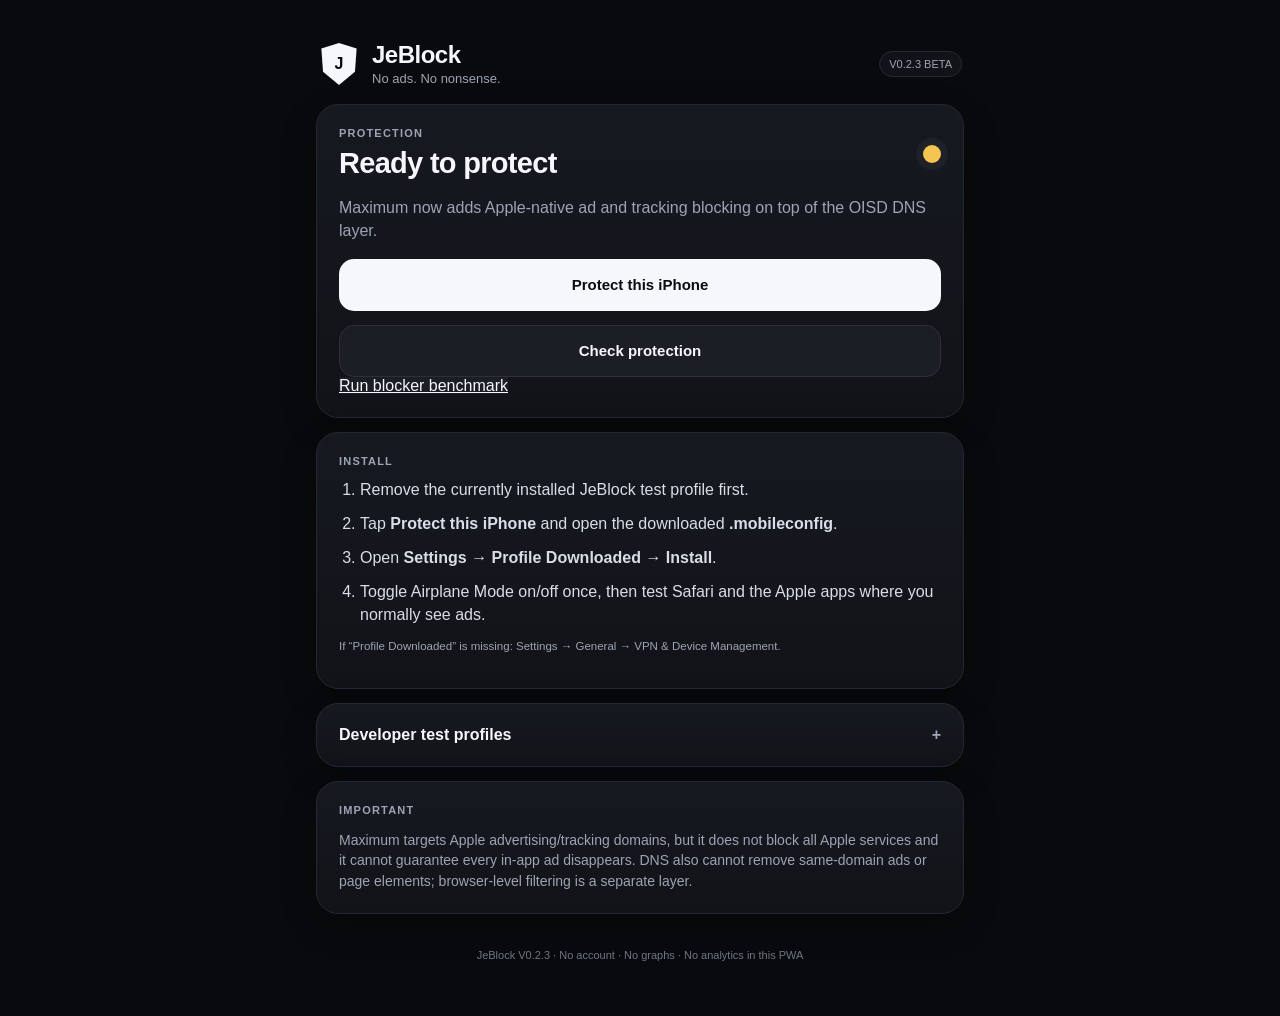
<file: index.html>
<!doctype html>
<html lang="en">
<head>
  <meta charset="utf-8">
  <meta name="viewport" content="width=device-width,initial-scale=1,viewport-fit=cover">
  <meta name="theme-color" content="#0b0c0f">
  <meta name="apple-mobile-web-app-capable" content="yes">
  <meta name="apple-mobile-web-app-status-bar-style" content="black-translucent">
  <meta name="apple-mobile-web-app-title" content="JeBlock">
  <meta name="description" content="Simple system-wide DNS ad and tracker blocking for iPhone.">
  <link rel="manifest" href="manifest.webmanifest">
  <link rel="apple-touch-icon" href="icon-192.png">
  <link rel="stylesheet" href="styles.css">
  <title>JeBlock</title>
</head>
<body>
  <main class="shell">
    <header class="topbar">
      <div class="brand">
        <div class="shield" aria-hidden="true">J</div>
        <div><h1>JeBlock</h1><p>No ads. No nonsense.</p></div>
      </div>
      <span class="badge">V0.2.3 BETA</span>
    </header>

    <section class="hero card">
      <div class="status-row">
        <div><span class="eyebrow">PROTECTION</span><h2 id="statusTitle">Ready to protect</h2></div>
        <div id="statusDot" class="status-dot unknown" aria-hidden="true"></div>
      </div>
      <p id="statusText" class="muted">Maximum now adds Apple-native ad and tracking blocking on top of the OISD DNS layer.</p>
      <button id="installBtn" class="primary full">Protect this iPhone</button>
      <button id="testBtn" class="secondary full">Check protection</button>
      <a class="secondary full linkbtn" href="https://d3ward.github.io/toolz/adblock.html" target="_blank" rel="noopener">Run blocker benchmark</a>
      <div id="testResult" class="result hidden" role="status"></div>
    </section>

    <section class="card steps">
      <span class="eyebrow">INSTALL</span>
      <ol>
        <li>Remove the currently installed JeBlock test profile first.</li>
        <li>Tap <b>Protect this iPhone</b> and open the downloaded <b>.mobileconfig</b>.</li>
        <li>Open <b>Settings → Profile Downloaded → Install</b>.</li>
        <li>Toggle Airplane Mode on/off once, then test Safari and the Apple apps where you normally see ads.</li>
      </ol>
      <p class="tiny">If “Profile Downloaded” is missing: Settings → General → VPN &amp; Device Management.</p>
    </section>

    <details class="card advanced">
      <summary>Developer test profiles</summary>
      <p class="muted compact">Only use one DNS profile at a time. If Maximum causes a problem or scores worse, use the previous OISD-only profile so we can compare on the same iPhone.</p>
      <button id="oisdBtn" class="secondary full">Test previous OISD-only profile</button>
      <button id="compatBtn" class="secondary full">Test AdGuard profile</button>
      <button id="proPlusBtn" class="secondary full">Test HaGeZi Pro++ profile</button>
      <button id="offProfileBtn" class="secondary full">Install unfiltered DNS</button>
      <p class="tiny">Remove the currently installed JeBlock profile before switching profiles.</p>
    </details>

    <section class="card note">
      <span class="eyebrow">IMPORTANT</span>
      <p class="muted compact">Maximum targets Apple advertising/tracking domains, but it does not block all Apple services and it cannot guarantee every in-app ad disappears. DNS also cannot remove same-domain ads or page elements; browser-level filtering is a separate layer.</p>
    </section>

    <footer><p>JeBlock V0.2.3 · No account · No graphs · No analytics in this PWA</p></footer>
  </main>
  <script src="app.js"></script>
</body>
</html>
</file>
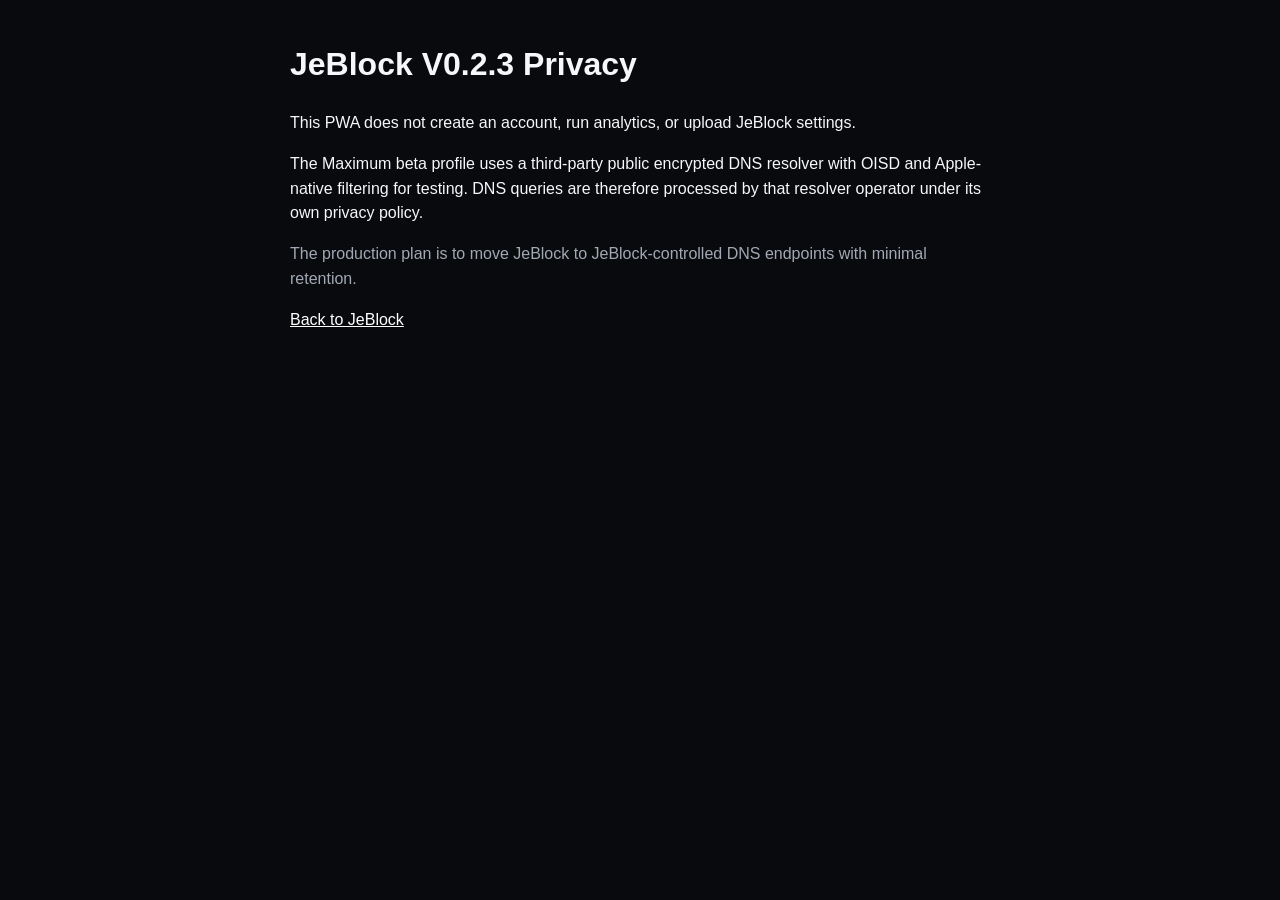
<file: privacy.html>
<!doctype html><html lang="en"><head><meta charset="utf-8"><meta name="viewport" content="width=device-width,initial-scale=1"><title>JeBlock Privacy</title><style>body{font-family:-apple-system,BlinkMacSystemFont,sans-serif;max-width:700px;margin:40px auto;padding:0 18px;line-height:1.55;background:#090a0d;color:#f5f7fb}a{color:#fff}.muted{color:#a2a8b4}</style></head><body><h1>JeBlock V0.2.3 Privacy</h1><p>This PWA does not create an account, run analytics, or upload JeBlock settings.</p><p>The Maximum beta profile uses a third-party public encrypted DNS resolver with OISD and Apple-native filtering for testing. DNS queries are therefore processed by that resolver operator under its own privacy policy.</p><p class="muted">The production plan is to move JeBlock to JeBlock-controlled DNS endpoints with minimal retention.</p><p><a href="./">Back to JeBlock</a></p></body></html>
</file>
<file: styles.css>
:root{color-scheme:dark;--bg:#090a0d;--card:#111318;--card2:#161920;--text:#f5f7fb;--muted:#9da4b3;--line:#242833;--accent:#f5f7fb;--good:#57d78b;--bad:#ff6b6b;--warn:#f5c451}*{box-sizing:border-box;-webkit-tap-highlight-color:transparent}html,body{margin:0;min-height:100%;background:var(--bg);color:var(--text);font-family:-apple-system,BlinkMacSystemFont,"SF Pro Display","Segoe UI",sans-serif}body{padding:env(safe-area-inset-top) 0 env(safe-area-inset-bottom)}.shell{width:min(680px,100%);margin:0 auto;padding:20px 16px 44px}.topbar{display:flex;align-items:center;justify-content:space-between;padding:8px 2px 18px}.brand{display:flex;gap:12px;align-items:center}.brand h1{font-size:24px;line-height:1.05;margin:0;letter-spacing:-.5px}.brand p{margin:4px 0 0;color:var(--muted);font-size:13px}.shield{width:42px;height:42px;display:grid;place-items:center;background:var(--text);color:var(--bg);font-weight:900;border-radius:13px 13px 16px 16px;clip-path:polygon(50% 0,92% 13%,88% 68%,50% 100%,12% 68%,8% 13%)}.badge{font-size:11px;border:1px solid var(--line);border-radius:999px;padding:6px 9px;color:var(--muted);background:var(--card)}.card{background:linear-gradient(180deg,var(--card2),var(--card));border:1px solid var(--line);border-radius:22px;padding:18px;margin-bottom:14px;box-shadow:0 12px 35px rgba(0,0,0,.22)}.hero{padding:22px}.status-row{display:flex;align-items:center;justify-content:space-between;gap:16px}.eyebrow{display:block;font-size:11px;font-weight:800;letter-spacing:1.2px;color:var(--muted);margin-bottom:8px}h2{margin:0;font-size:29px;letter-spacing:-.7px}.muted{color:var(--muted);line-height:1.45}.compact{margin-bottom:0;font-size:14px}.status-dot{width:18px;height:18px;border-radius:50%;box-shadow:0 0 0 7px rgba(255,255,255,.04)}.status-dot.unknown{background:var(--warn)}.status-dot.good{background:var(--good)}.status-dot.bad{background:var(--bad)}button{min-height:52px;border-radius:15px;border:1px solid transparent;padding:0 16px;font-weight:780;font-size:15px;cursor:pointer;display:flex;align-items:center;justify-content:center}.full{width:100%;margin-top:14px}.primary{background:var(--accent);color:#0b0c0f}.secondary{background:#1b1e25;border-color:#2b303b;color:var(--text)}button:disabled{opacity:.65;cursor:default}.result{margin-top:12px;padding:12px 14px;border-radius:14px;background:#0d0f13;border:1px solid var(--line);font-size:14px}.result.good{border-color:rgba(87,215,139,.4);color:#9af0bb}.result.bad{border-color:rgba(255,107,107,.4);color:#ff9c9c}.result.warn{border-color:rgba(245,196,81,.4);color:#f7d77d}.hidden{display:none!important}.tiny{color:var(--muted);font-size:11.5px;line-height:1.45}.steps ol{margin:5px 0 0;padding-left:21px}.steps li{margin:11px 0;color:#d9dde6;line-height:1.45}.advanced summary{cursor:pointer;font-weight:750;list-style:none}.advanced summary::-webkit-details-marker{display:none}.advanced summary:after{content:'+';float:right;color:var(--muted)}.advanced[open] summary:after{content:'–'}.note{padding:16px 18px}footer{text-align:center;color:#6f7684;font-size:11px;padding:10px 0 0}@media(min-width:620px){.shell{padding-top:34px}.card{padding:22px}}
</file>
